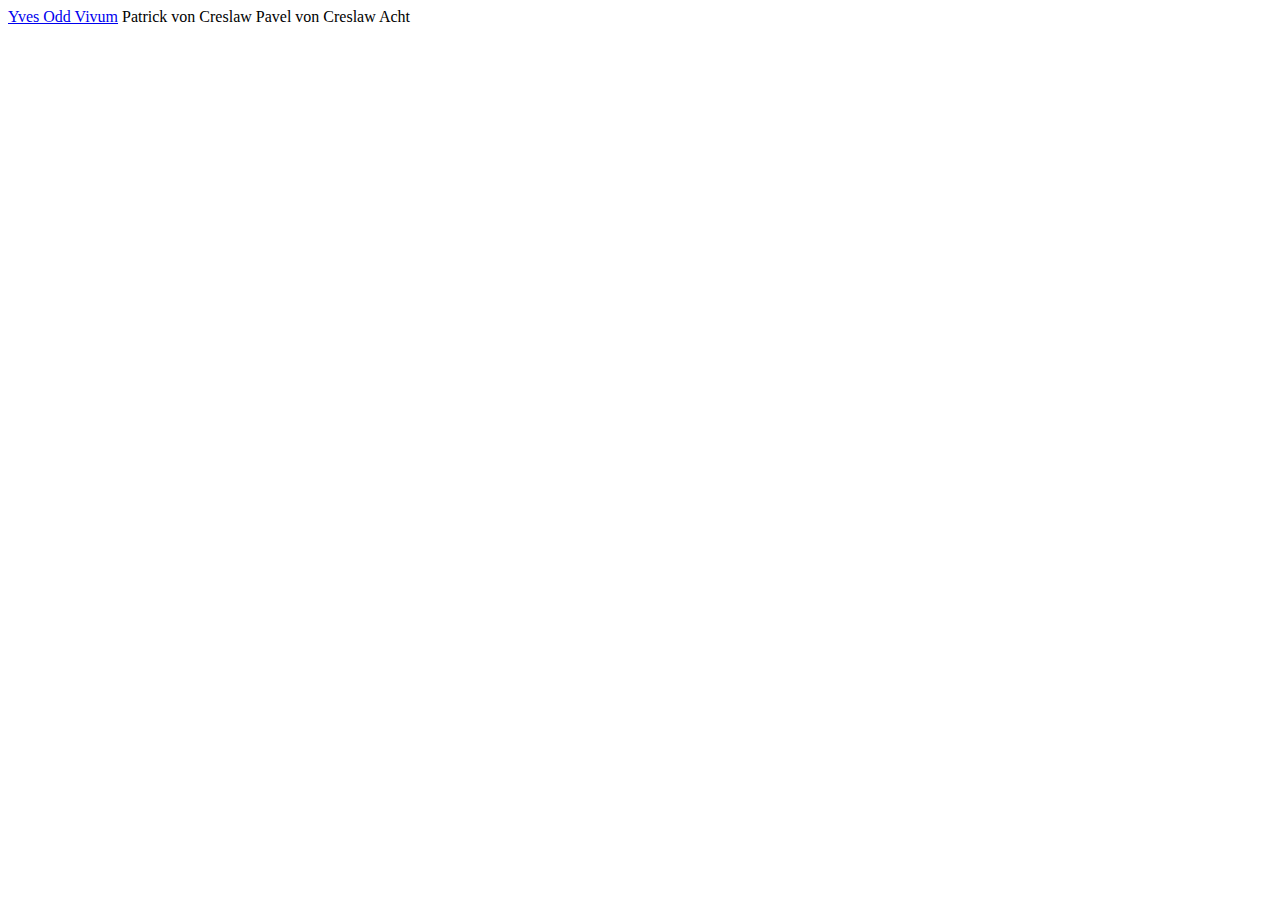
<file: index.html>
<!DOCTYPE html>
<html lang="en">
<head>
    <meta charset="UTF-8">
    <meta http-equiv="X-UA-Compatible" content="IE=edge">
    <meta name="viewport" content="width=device-width, initial-scale=1.0">
    <title>Document</title>
</head>
<body>
    <a href="/yves.html">Yves Odd Vivum</a>
    Patrick von Creslaw
    Pavel von Creslaw
    Acht
</body>
</html>
</file>
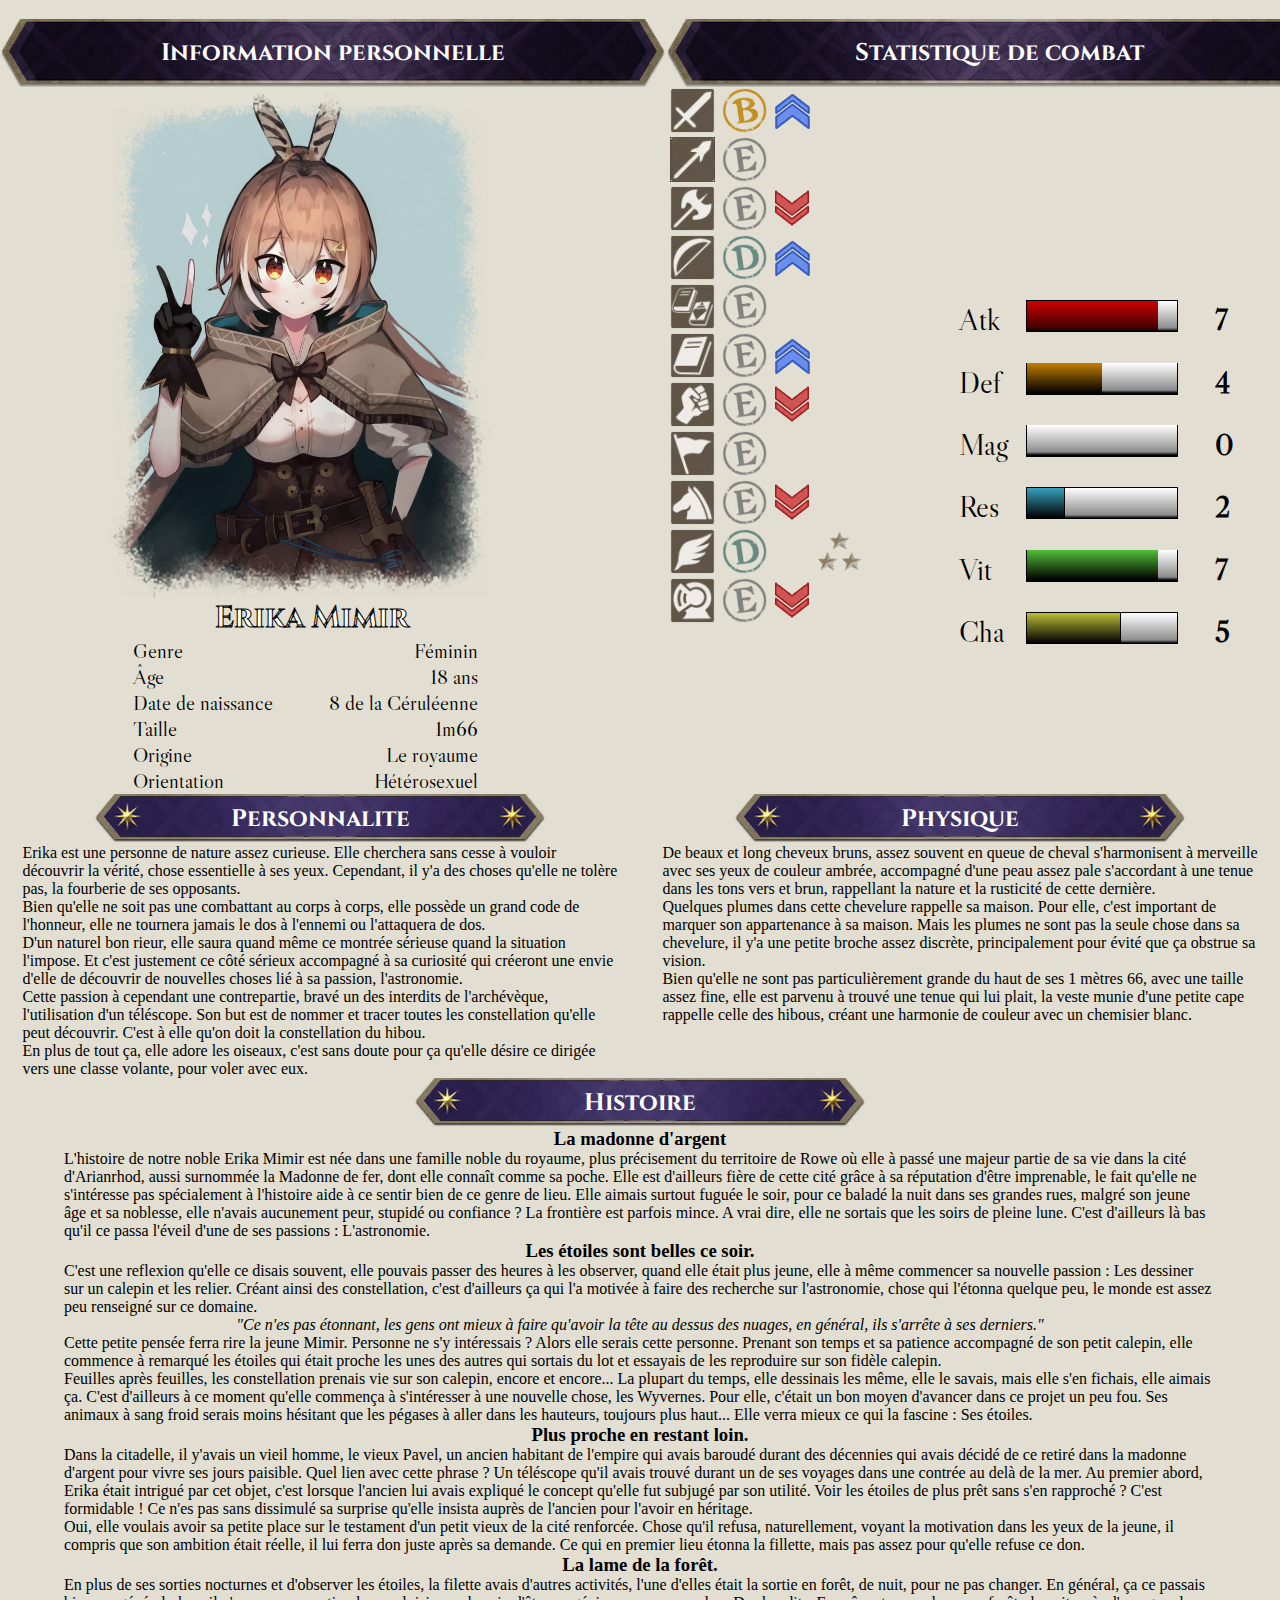
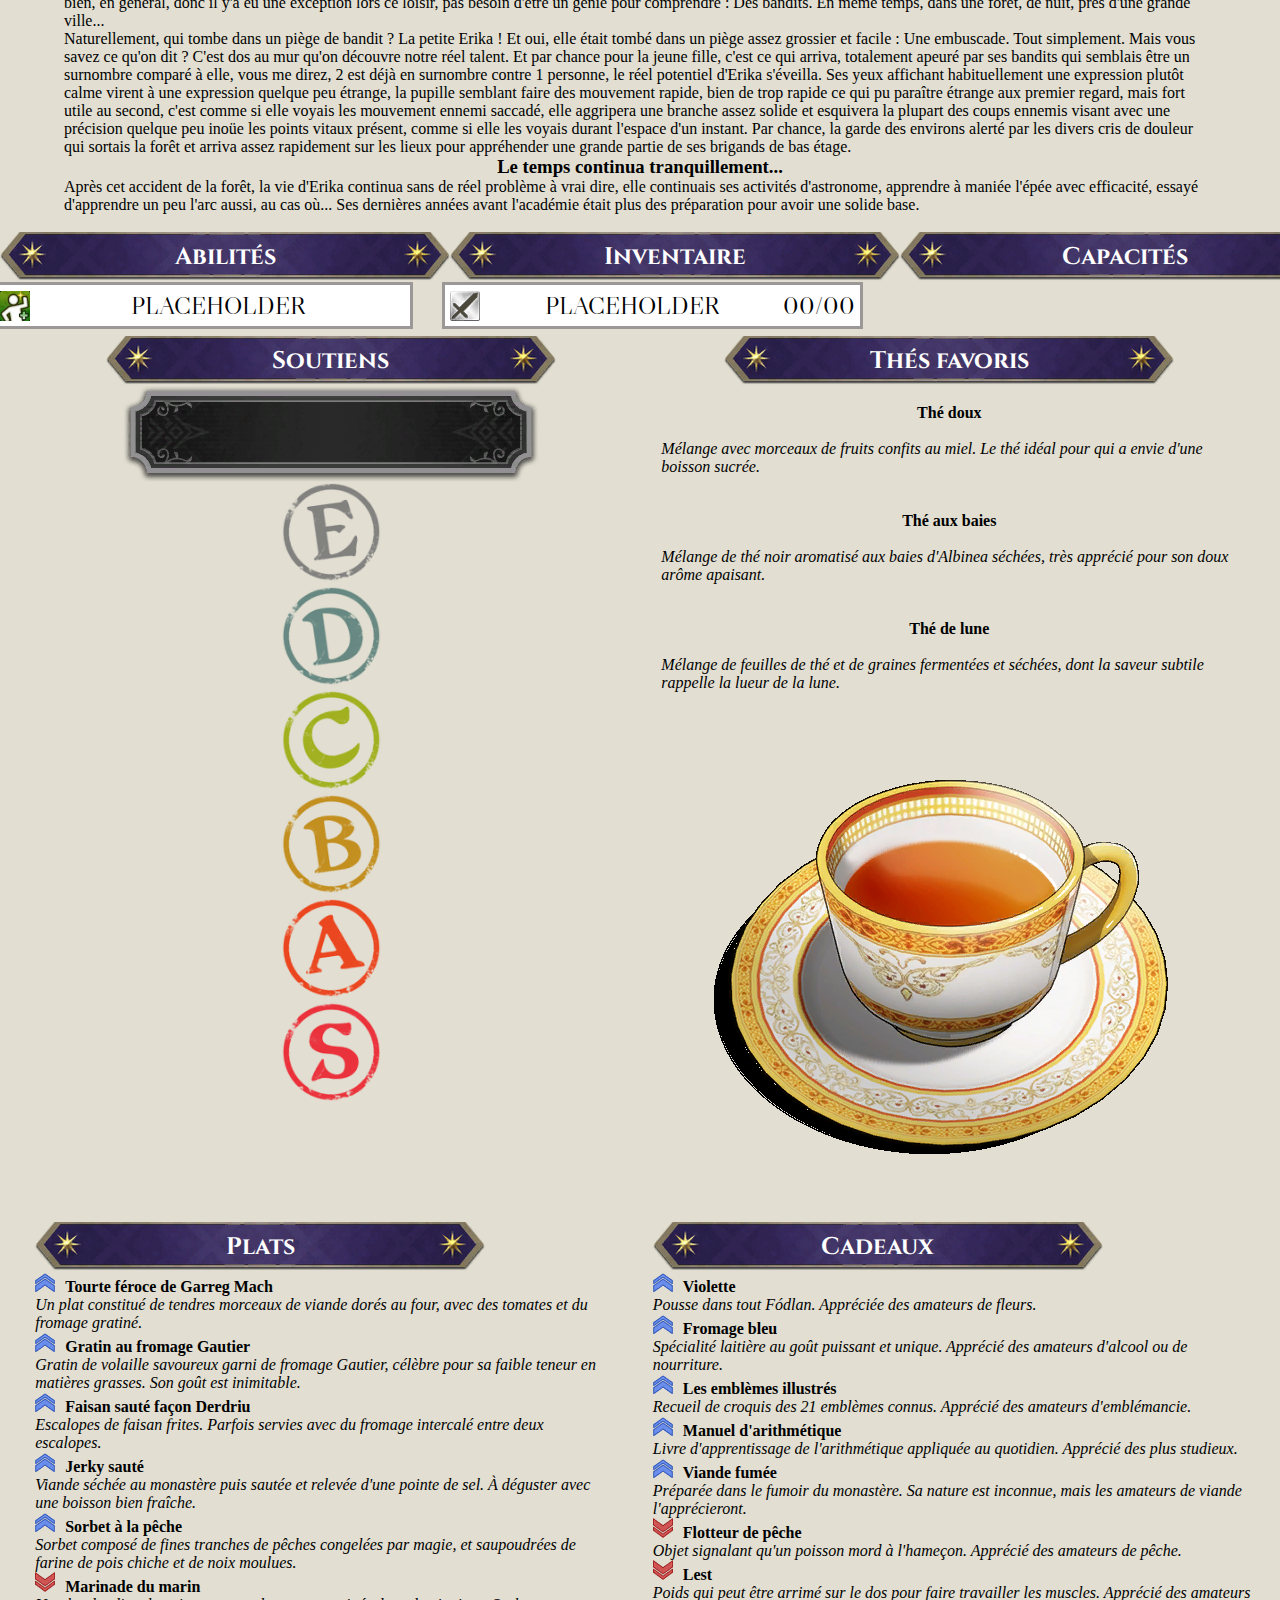
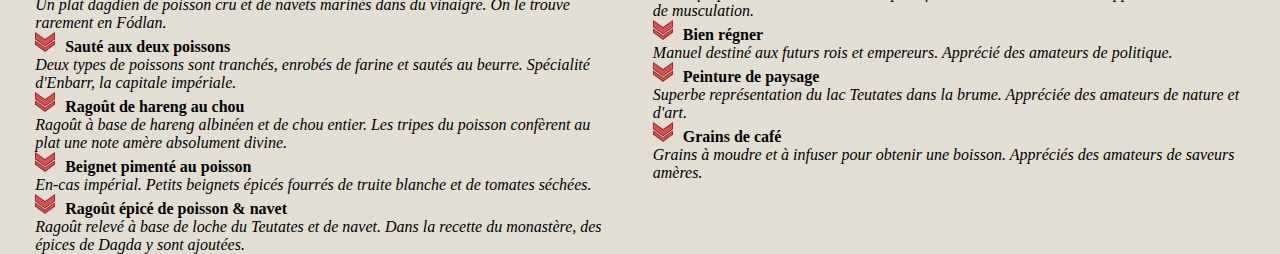
<file: erika.html>
<!DOCTYPE html>
<html lang="en">
<head>
    <meta charset="UTF-8">
    <meta http-equiv="X-UA-Compatible" content="IE=edge">
    <meta name="viewport" content="width=device-width, initial-scale=1.0">
    <link rel="stylesheet" href="erika.css">
    <link rel="preconnect" href="https://fonts.googleapis.com">
    <link rel="preconnect" href="https://fonts.gstatic.com" crossorigin>
    <link href="https://fonts.googleapis.com/css2?family=Cinzel&family=Libre+Caslon+Display&display=swap" rel="stylesheet">
    
    <title>Erika</title>
</head>
<body>
    <div class="PartieUne">
        <div class="Info">
            <div class="Categorie"><h2>Information personnelle</h2></div>
        <div class="introduction">
            <img src="img/Erika.png" alt="Yves portrait">
            
            <div class="metadonnee">
                <span class="Nomination"><h2>Erika Mimir</h2></span>
                <span class="Genre Titre">Genre</span><span class="Genre Reponse">Féminin</span> 
                <span class="Age Titre">Âge</span><span class="Age Reponse">18 ans</span>
                <span class="Anniv Titre">Date de naissance</span><span class="Anniv Reponse">8 de la Céruléenne</span>
                <span class="Taille Titre">Taille</span><span class="Taille Reponse">1m66</span>
                <span class="Origine Titre">Origine</span><span class="Origine Reponse">Le royaume</span>
                <span class="Orientation Titre">Orientation</span><span class="Orientation Reponse">Hétérosexuel</span>
            </div>
        </div>
    </div>

    <div class="Combat">
        <div class="Categorie"><h2>Statistique de combat</h2></div>
        <div class="Arme">
            <div class="ArmeSprites Epee"><img src="img/Epee.png" alt=""></div><div class="ArmeMaitrise Epee"><img src="img/b.png" alt=""></div><div class="BonMal Epee"><img src="img/Yes.png" alt=""></div><div class="Buiding Epee"><img src="img/Nothing.png" alt=""></div>
            <div class="ArmeSprites Lance"><img src="img/Lance.jpg" alt=""></div><div class="ArmeMaitrise Lance"><img src="img/E.png" alt=""></div><div class="BonMal Lance"><img src="img/Nothing.png" alt=""></div><div class="Buiding Lance"><img src="img/Nothing.png" alt=""></div>
            <div class="ArmeSprites Hache"><img src="img/Hache.png" alt=""></div><div class="ArmeMaitrise Hache"><img src="img/E.png" alt=""></div><div class="BonMal Hache"><img src="img/Non.png" alt=""></div><div class="Buiding Hache"><img src="img/Nothing.png" alt=""></div>
            <div class="ArmeSprites Melee"><img src="img/Melée.png" alt=""></div><div class="ArmeMaitrise Melee"><img src="img/E.png" alt=""></div><div class="BonMal Melee"><img src="img/Non.png" alt=""></div><div class="Buiding Melee"><img src="img/Nothing.png" alt=""></div>
            <div class="ArmeSprites Arc"><img src="img/Arc.png" alt=""></div><div class="ArmeMaitrise Arc"><img src="img/D.png" alt=""></div><div class="BonMal Arc"><img src="img/Yes.png" alt=""></div><div class="Buiding Arc"><img src="img/Nothing.png" alt=""></div>
            <div class="ArmeSprites Foi"><img src="img/Foi.png" alt=""></div><div class="ArmeMaitrise Foi"><img src="img/E.png" alt=""></div><div class="BonMal Foi"><img src="img/Yes.png" alt=""></div><div class="Buiding Foi"><img src="img/Nothing.png" alt=""></div>
            <div class="ArmeSprites Magie"><img src="img/Raison.png" alt=""></div><div class="ArmeMaitrise Magie"><img src="img/E.png" alt=""></div><div class="BonMal Magie"><img src="img/Nothing.png" alt=""></div><div class="Buiding Magie"><img src="img/Nothing.png" alt=""></div>
            <div class="ArmeSprites Autorite"><img src="img/Autorite.png" alt=""></div><div class="ArmeMaitrise Autorite"><img src="img/E.png" alt=""></div><div class="BonMal Autorite"><img src="img/Nothing.png" alt=""></div><div class="Buiding Autorite"><img src="img/Nothing.png" alt=""></div>
            <div class="ArmeSprites Cheval"><img src="img/Cheval.png" alt=""></div><div class="ArmeMaitrise Cheval"><img src="img/E.png" alt=""></div><div class="BonMal Cheval"><img src="img/Non.png" alt=""></div><div class="Buiding Cheval"><img src="img/Nothing.png" alt=""></div>
            <div class="ArmeSprites Vol"><img src="img/Vol.png" alt=""></div><div class="ArmeMaitrise Vol"><img src="img/D.png" alt=""></div><div class="BonMal Vol"><img src="img/Nothing.png" alt=""></div><div class="Buiding Vol"><img src="img/Buidding.png" alt=""></div>
            <div class="ArmeSprites Cuirasse"><img src="img/Cuirassé.png" alt=""></div><div class="ArmeMaitrise Cuirasse"><img src="img/E.png" alt=""></div><div class="BonMal Cuirasse"><img src="img/Non.png" alt=""></div><div class="Buiding Cuirasse"><img src="img/Nothing.png" alt=""></div>
    </div>
        <div class="Statistique">
            <div class="Stat Atk">Atk</div><div class="Graphique Atk"><div class="ActuelAtk Atk"></div><div class="ManquantAtk Atk"></div></div><div class="Number Atk">7</div>
            <div class="Stat Def">Def</div><div class="Graphique Def"><div class="ActuelDef Def"></div><div class="ManquantDef Def"></div></div><div class="Number Def">4</div>
            <div class="Stat MagieStat">Mag</div><div class="Graphique MagieStat"><div class="ActuelMagie MagieStat"></div><div class="ManquantMagie MagieStat"></div></div><div class="Number MagieStat">0</div>
            <div class="Stat Res">Res</div><div class="Graphique Res"><div class="ActuelRes Res"></div><div class="ManquantRes Res"></div></div><div class="Number Res">2</div>
            <div class="Stat Vit">Vit</div><div class="Graphique Vit"><div class="ActuelVit Vit"></div><div class="ManquantVit Vit"></div></div><div class="Number Vit">7</div>
            <div class="Stat PV">Cha</div><div class="Graphique PV"><div class="ActuelPV PV"></div><div class="ManquantPV PV"></div></div><div class="Number PV">5</div>
        </div>
    </div>
</div>

<div class="Caract">
    <div class="Personnalite categorieDeux"><h2>Personnalite</h2></div>
    <p class="PersonnaliteText">
        Erika est une personne de nature assez curieuse. Elle cherchera sans cesse à vouloir découvrir la vérité, chose essentielle à ses yeux. Cependant, il y'a des choses qu'elle ne tolère pas, la fourberie de ses opposants. <br>
        Bien qu'elle ne soit pas une combattant au corps à corps, elle possède un grand code de l'honneur, elle ne tournera jamais le dos à l'ennemi ou l'attaquera de dos.<br>
        D'un naturel bon rieur, elle saura quand même ce montrée sérieuse quand la situation l'impose. Et c'est justement ce côté sérieux accompagné à sa curiosité qui créeront une envie d'elle de découvrir de nouvelles choses lié à sa passion, l'astronomie.<br>
        Cette passion à cependant une contrepartie, bravé un des interdits de l'archévèque, l'utilisation d'un téléscope. Son but est de nommer et tracer toutes les constellation qu'elle peut découvrir. C'est à elle qu'on doit la constellation du hibou.<br>
        En plus de tout ça, elle adore les oiseaux, c'est sans doute pour ça qu'elle désire ce dirigée vers une classe volante, pour voler avec eux.
    </p>

    <div class="Physique categorieDeux"><h2>Physique</h2></div>
    <p class="PhysiqueText">De beaux et long cheveux bruns, assez souvent en queue de cheval s'harmonisent à merveille avec ses yeux de couleur ambrée, accompagné d'une peau assez pale s'accordant à une tenue dans les tons vers et brun, rappellant la nature et la rusticité de cette dernière.<br>Quelques plumes dans cette chevelure rappelle sa maison. Pour elle, c'est important de marquer son appartenance à sa maison. Mais les plumes ne sont pas la seule chose dans sa chevelure, il y'a une petite broche assez discrète, principalement pour évité que ça obstrue sa vision.<br>
    Bien qu'elle ne sont pas particulièrement grande du haut de ses 1 mètres 66, avec une taille assez fine, elle est parvenu à trouvé une tenue qui lui plait, la veste munie d'une petite cape rappelle celle des hibous, créant une harmonie de couleur avec un chemisier blanc.</p>
</div>

<div class="Histoire">
    <div class="categorieDeux"><h2>Histoire</h2></div>
    <h3>La madonne d'argent</h3>
    <p>L'histoire de notre noble Erika Mimir est née dans une famille noble du royaume, plus précisement du territoire de Rowe où elle à passé une majeur partie de sa vie dans la cité d'Arianrhod, aussi surnommée la Madonne de fer, dont elle connaît comme sa poche. Elle est d'ailleurs fière de cette cité grâce à sa réputation d'être imprenable, le fait qu'elle ne s'intéresse pas spécialement à l'histoire aide à ce sentir bien de ce genre de lieu. Elle aimais surtout fuguée le soir, pour ce baladé la nuit dans ses grandes rues, malgré son jeune âge et sa noblesse, elle n'avais aucunement peur, stupidé ou confiance ? La frontière est parfois mince. A vrai dire, elle ne sortais que les soirs de pleine lune. C'est d'ailleurs là bas qu'il ce passa l'éveil d'une de ses passions : L'astronomie.
        <h3>Les étoiles sont belles ce soir.</h3>
    C'est une reflexion qu'elle ce disais souvent, elle pouvais passer des heures à les observer, quand elle était plus jeune, elle à même commencer sa nouvelle passion : Les dessiner sur un calepin et les relier. Créant ainsi des constellation, c'est d'ailleurs ça qui l'a motivée à faire des recherche sur l'astronomie, chose qui l'étonna quelque peu, le monde est assez peu renseigné sur ce domaine.
    <i>"Ce n'es pas étonnant, les gens ont mieux à faire qu'avoir la tête au dessus des nuages, en général, ils s'arrête à ses derniers."</i>
    Cette petite pensée ferra rire la jeune Mimir. Personne ne s'y intéressais ? Alors elle serais cette personne. Prenant son temps et sa patience accompagné de son petit calepin, elle commence à remarqué les étoiles qui était proche les unes des autres qui sortais du lot et essayais de les reproduire sur son fidèle calepin. <br> Feuilles après feuilles, les constellation prenais vie sur son calepin, encore et encore... La plupart du temps, elle dessinais les même, elle le savais, mais elle s'en fichais, elle aimais ça. C'est d'ailleurs à ce moment qu'elle commença à s'intéresser à une nouvelle chose, les Wyvernes. Pour elle, c'était un bon moyen d'avancer dans ce projet un peu fou. Ses animaux à sang froid serais moins hésitant que les pégases à aller dans les hauteurs, toujours plus haut... Elle verra mieux ce qui la fascine : Ses étoiles.<br>
    <h3>Plus proche en restant loin.</h3> 
    Dans la citadelle, il y'avais un vieil homme, le vieux Pavel, un ancien habitant de l'empire qui avais baroudé durant des décennies qui avais décidé de ce retiré dans la madonne d'argent pour vivre ses jours paisible. Quel lien avec cette phrase ? Un téléscope qu'il avais trouvé durant un de ses voyages dans une contrée au delà de la mer. Au premier abord, Erika était intrigué par cet objet, c'est lorsque l'ancien lui avais expliqué le concept qu'elle fut subjugé par son utilité. Voir les étoiles de plus prêt sans s'en rapproché ? C'est formidable ! Ce n'es pas sans dissimulé sa surprise qu'elle insista auprès de l'ancien pour l'avoir en héritage. <br>Oui, elle voulais avoir sa petite place sur le testament d'un petit vieux de la cité renforcée. Chose qu'il refusa, naturellement, voyant la motivation dans les yeux de la jeune, il compris que son ambition était réelle, il lui ferra don juste après sa demande. Ce qui en premier lieu étonna la fillette, mais pas assez pour qu'elle refuse ce don.
    <h3>La lame de la forêt.</h3>
    En plus de ses sorties nocturnes et d'observer les étoiles, la filette avais d'autres activités, l'une d'elles était la sortie en forêt, de nuit, pour ne pas changer. En général, ça ce passais bien, en général, donc il y'a eu une exception lors ce loisir, pas besoin d'être un génie pour comprendre : Des bandits. En même temps, dans une forêt, de nuit, près d'une grande ville...<br>Naturellement, qui tombe dans un piège de bandit ? La petite Erika ! Et oui, elle était tombé dans un piège assez grossier et facile : Une embuscade. Tout simplement. Mais vous savez ce qu'on dit ? C'est dos au mur qu'on découvre notre réel talent. Et par chance pour la jeune fille, c'est ce qui arriva, totalement apeuré par ses bandits qui semblais être un surnombre comparé à elle, vous me direz, 2 est déjà en surnombre contre 1 personne, le réel potentiel d'Erika s'éveilla. Ses yeux affichant habituellement une expression plutôt calme virent à une expression quelque peu étrange, la pupille semblant faire des mouvement rapide, bien de trop rapide ce qui pu paraître étrange aux premier regard, mais fort utile au second, c'est comme si elle voyais les mouvement ennemi saccadé, elle aggripera une branche assez solide et esquivera la plupart des coups ennemis visant avec une précision quelque peu inoüe les points vitaux présent, comme si elle les voyais durant l'espace d'un instant. Par chance, la garde des environs alerté par les divers cris de douleur qui sortais la forêt et arriva assez rapidement sur les lieux pour appréhender une grande partie de ses brigands de bas étage.
    <h3>Le temps continua tranquillement...</h3>
    Après cet accident de la forêt, la vie d'Erika continua sans de réel problème à vrai dire, elle continuais ses activités d'astronome, apprendre à maniée l'épée avec efficacité, essayé d'apprendre un peu l'arc aussi, au cas où... Ses dernières années avant l'académie était plus des préparation pour avoir une solide base.
    </p>
</div>

<div class="PartieDeux">
    <div id="detailItem" class="hide">
</div>
    <div class="Abilites">
        <div class="categorieDeux"><h2>Abilités</h2></div>
        <div class="AbiliteListe">
            <div class="Item"><div class="TypeInventaire"><img src="img/PV.jpg" id="PV5" alt=""><span class="NomInventaire">PLACEHOLDER</span><span class="DurabiliteInventaire"></span></div></div>
        </div>

    </div>

    <div class="Inventaire">
        <div class="categorieDeux"><h2>Inventaire</h2></div>
        <div class="Inventory">
            <div class="Item"><div class="TypeInventaire"><img src="img/Sword.png" id="epeeenfer" alt=""><span class="NomInventaire">PLACEHOLDER</span><span class="DurabiliteInventaire">00/00</span></div></div>
        </div>
    </div>

    <div class="Capacite">
        <div class="categorieDeux"><h2>Capacités</h2></div>

        </div>
    </div>
</div>

<div class="PartieTrois">

    <div class="Soutien"> 
        <div class="categorieDeux"><h2>Soutiens</h2></div>
        <div id="NomPerso"></div>
        <div class="SoutienVisible">
            <img src="img/E.png" alt="">
            <br>
            <img src="img/D.png" alt="">
            <br>
            <img src="img/c.png" alt="">
            <br>
            <img src="img/b.png" alt="">
            <br>
            <img src="img/A.png" alt="">
            <br>
            <img src="img/S.png" alt="">
        </div>
    </div>
        
    <div class="Famille">
        <div class="categorieDeux"><h2>Thés favoris</h2></div><br>
        <span class="NomDuPlat">Thé doux</span><br><span class="DescriptionDuPlat">Mélange avec morceaux de fruits confits au miel. Le thé idéal pour qui a envie d'une boisson sucrée.</span><br><br>
        <span class="NomDuPlat">Thé aux baies</span><br><span class="DescriptionDuPlat">Mélange de thé noir aromatisé aux baies d'Albinea séchées, très apprécié pour son doux arôme apaisant.</span><br><br>
        <span class="NomDuPlat">Thé de lune</span><br><span class="DescriptionDuPlat">Mélange de feuilles de thé et de graines fermentées et séchées, dont la saveur subtile rappelle la lueur de la lune.</span><br>
        <img src="img/the.png" alt="">
    </div>
</div>

<div class="PartieQuatre">
    <div class="plat">
        <div class="categorieDeux"><h2>Plats</h2></div>
        <img src="img/Yes.png" alt=""><span class="NomDuPlat">Tourte féroce de Garreg Mach</span><br><span class="DescriptionDuPlat">Un plat constitué de tendres morceaux de viande dorés au four, avec des tomates et du fromage gratiné.</span><br>
        <img src="img/Yes.png" alt=""><span class="NomDuPlat">Gratin au fromage Gautier</span><br><span class="DescriptionDuPlat">Gratin de volaille savoureux garni de fromage Gautier, célèbre pour sa faible teneur en matières grasses. Son goût est inimitable.</span><br>
        <img src="img/Yes.png" alt=""><span class="NomDuPlat">Faisan sauté façon Derdriu</span><br><span class="DescriptionDuPlat">Escalopes de faisan frites. Parfois servies avec du fromage intercalé entre deux escalopes.</span><br>
        <img src="img/Yes.png" alt=""><span class="NomDuPlat">Jerky sauté</span><br><span class="DescriptionDuPlat">Viande séchée au monastère puis sautée et relevée d'une pointe de sel. À déguster avec une boisson bien fraîche.</span><br>
        <img src="img/Yes.png" alt=""><span class="NomDuPlat">Sorbet à la pêche</span><br><span class="DescriptionDuPlat">Sorbet composé de fines tranches de pêches congelées par magie, et saupoudrées de farine de pois chiche et de noix moulues.</span><br>

        <img src="img/Non.png" alt=""><span class="NomDuPlat">Marinade du marin</span><br><span class="DescriptionDuPlat">Un plat dagdien de poisson cru et de navets marinés dans du vinaigre. On le trouve rarement en Fódlan.</span><br>
        <img src="img/Non.png" alt=""><span class="NomDuPlat">Sauté aux deux poissons</span><br><span class="DescriptionDuPlat">Deux types de poissons sont tranchés, enrobés de farine et sautés au beurre. Spécialité d'Enbarr, la capitale impériale.</span><br>
        <img src="img/Non.png" alt=""><span class="NomDuPlat">Ragoût de hareng au chou</span><br><span class="DescriptionDuPlat">Ragoût à base de hareng albinéen et de chou entier. Les tripes du poisson confèrent au plat une note amère absolument divine.</span><br>
        <img src="img/Non.png" alt=""><span class="NomDuPlat">Beignet pimenté au poisson</span><br><span class="DescriptionDuPlat">En-cas impérial. Petits beignets épicés fourrés de truite blanche et de tomates séchées.</span><br>
        <img src="img/Non.png" alt=""><span class="NomDuPlat">Ragoût épicé de poisson & navet</span><br><span class="DescriptionDuPlat">Ragoût relevé à base de loche du Teutates et de navet. Dans la recette du monastère, des épices de Dagda y sont ajoutées.</span><br>
   
    </div>

    <div class="Cadeaux">
        <div class="categorieDeux"><h2>Cadeaux</h2></div>
        <img src="img/Yes.png" alt=""><span class="NomDuPlat">Violette</span><br><span class="DescriptionDuPlat">Pousse dans tout Fódlan. Appréciée des amateurs de fleurs.</span><br>
        <img src="img/Yes.png" alt=""><span class="NomDuPlat">Fromage bleu</span><br><span class="DescriptionDuPlat">Spécialité laitière au goût puissant et unique. Apprécié des amateurs d'alcool ou de nourriture.</span><br>
        <img src="img/Yes.png" alt=""><span class="NomDuPlat">Les emblèmes illustrés</span><br><span class="DescriptionDuPlat">Recueil de croquis des 21 emblèmes connus. Apprécié des amateurs d'emblémancie.</span><br>
        <img src="img/Yes.png" alt=""><span class="NomDuPlat">Manuel d'arithmétique</span><br><span class="DescriptionDuPlat">Livre d'apprentissage de l'arithmétique appliquée au quotidien. Apprécié des plus studieux.</span><br>
        <img src="img/Yes.png" alt=""><span class="NomDuPlat">Viande fumée</span><br><span class="DescriptionDuPlat">Préparée dans le fumoir du monastère. Sa nature est inconnue, mais les amateurs de viande l'apprécieront.</span><br>
        <img src="img/Non.png" alt=""><span class="NomDuPlat">Flotteur de pêche</span><br><span class="DescriptionDuPlat">Objet signalant qu'un poisson mord à l'hameçon. Apprécié des amateurs de pêche.</span><br>
        <img src="img/Non.png" alt=""><span class="NomDuPlat">Lest</span><br><span class="DescriptionDuPlat">Poids qui peut être arrimé sur le dos pour faire travailler les muscles. Apprécié des amateurs de musculation.</span><br>
        <img src="img/Non.png" alt=""><span class="NomDuPlat">Bien régner</span><br><span class="DescriptionDuPlat">Manuel destiné aux futurs rois et empereurs. Apprécié des amateurs de politique.</span><br>
        <img src="img/Non.png" alt=""><span class="NomDuPlat">Peinture de paysage</span><br><span class="DescriptionDuPlat">Superbe représentation du lac Teutates dans la brume. Appréciée des amateurs de nature et d'art.</span><br>
        <img src="img/Non.png" alt=""><span class="NomDuPlat">Grains de café</span><br><span class="DescriptionDuPlat">Grains à moudre et à infuser pour obtenir une boisson. Appréciés des amateurs de saveurs amères.</span><br>


    </div>

</div>
    
<script src="yves.js" defer></script>
</body>
</html>
</file>
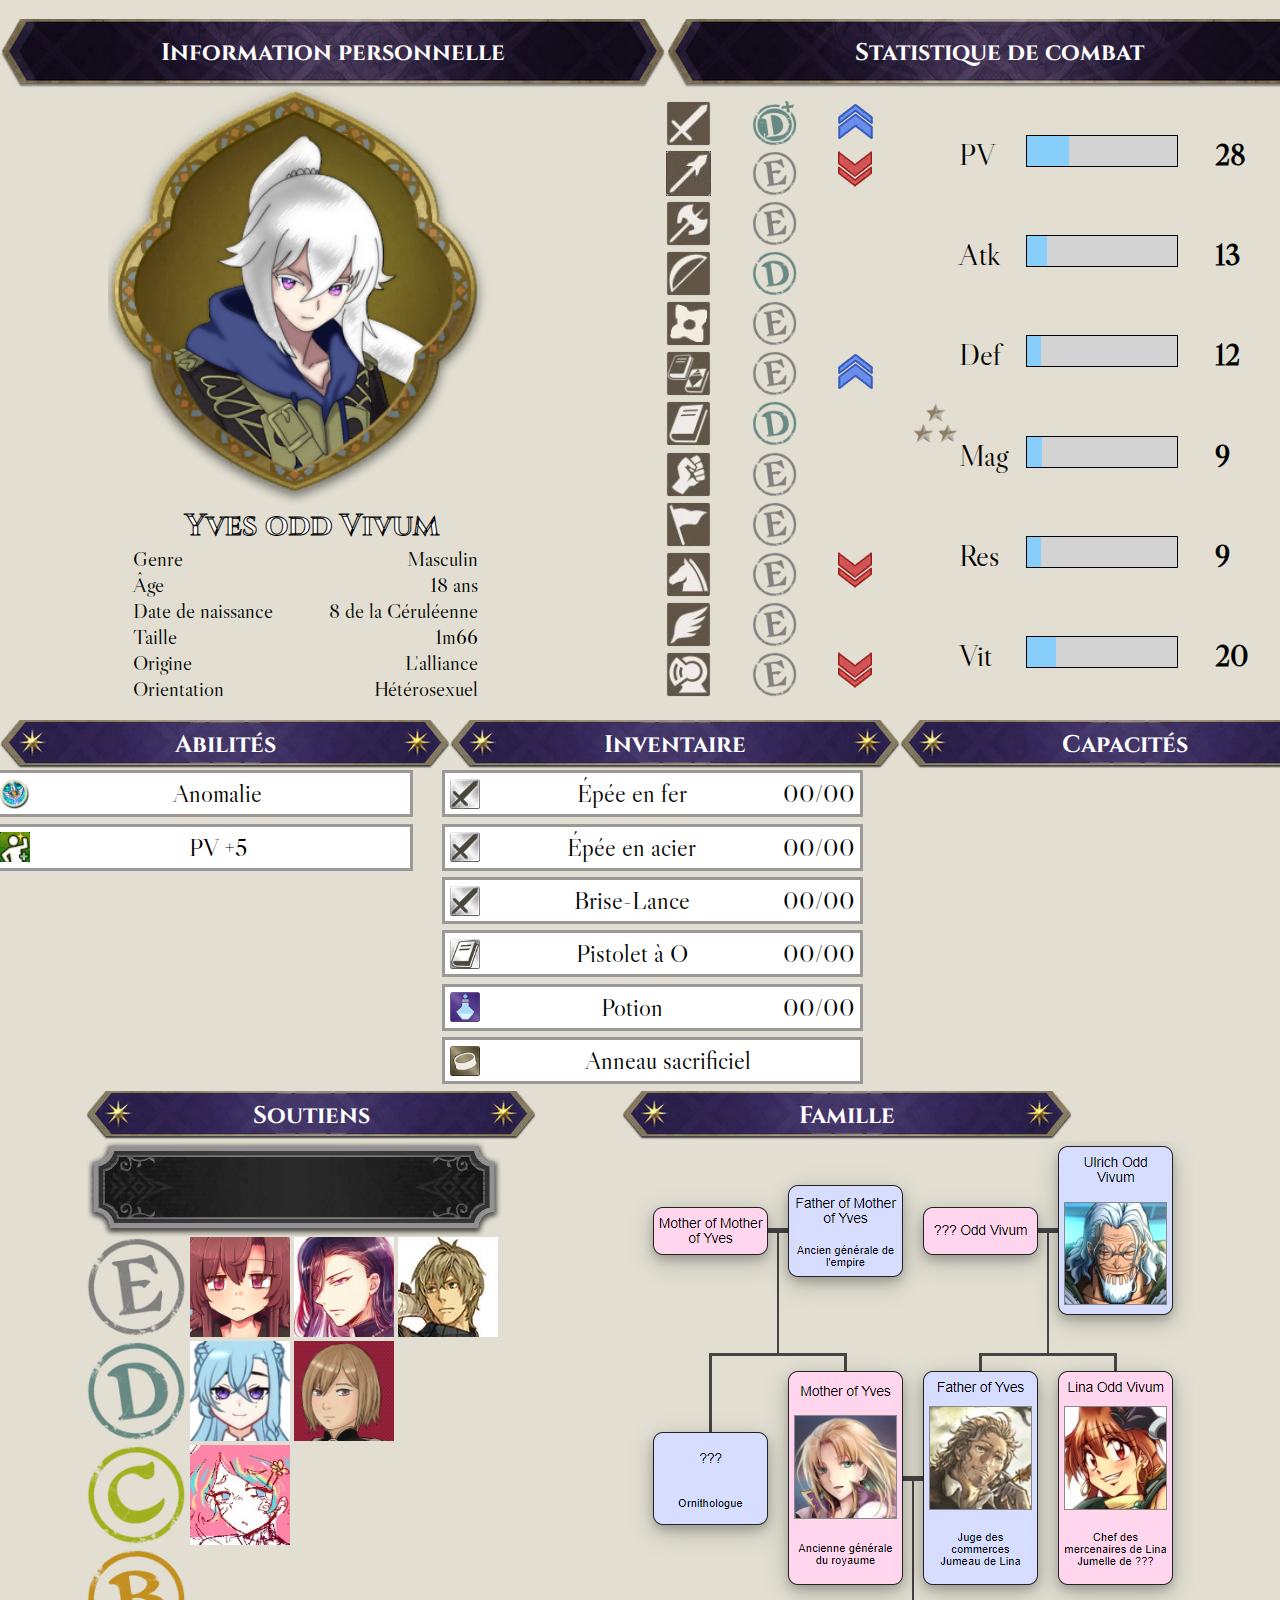
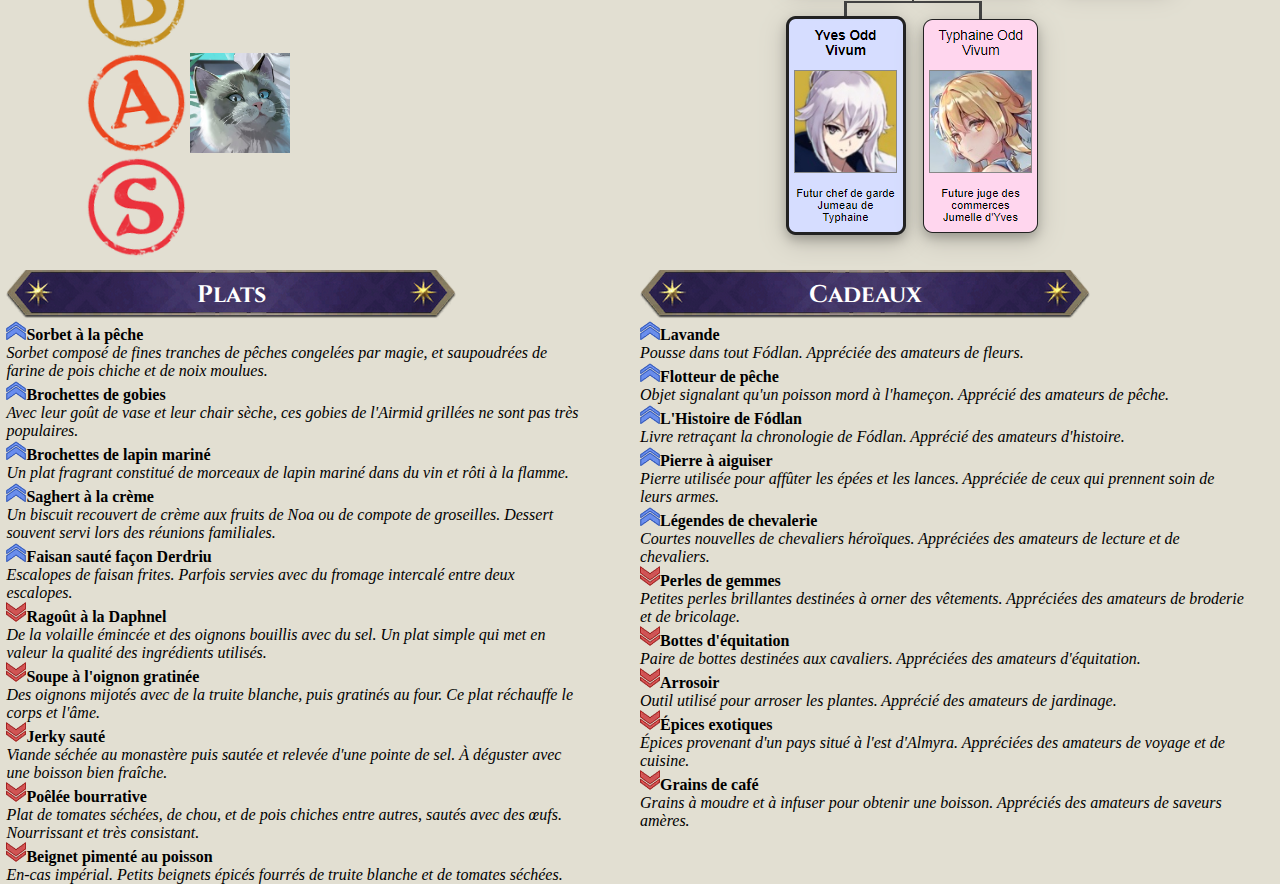
<file: yves.html>
<!DOCTYPE html>
<html lang="en">
<head>
    <meta charset="UTF-8">
    <meta http-equiv="X-UA-Compatible" content="IE=edge">
    <meta name="viewport" content="width=device-width, initial-scale=1.0">
    <link rel="stylesheet" href="yves.css">
    <link rel="preconnect" href="https://fonts.googleapis.com">
    <link rel="preconnect" href="https://fonts.gstatic.com" crossorigin>
    <link href="https://fonts.googleapis.com/css2?family=Cinzel&family=Libre+Caslon+Display&display=swap" rel="stylesheet">
    
    <title>Yves Odd Vivum</title>
</head>
<body>
    <div class="PartieUne">
        <div class="Info">
            <div class="Categorie"><h2>Information personnelle</h2></div>
        <div class="introduction">
            <img src="img/YvesPortrait.png" alt="Yves portrait">
            
            <div class="metadonnee">
                <span class="Nomination"><h2>Yves odd Vivum</h2></span>
                <span class="Genre Titre">Genre</span><span class="Genre Reponse">Masculin</span> 
                <span class="Age Titre">Âge</span><span class="Age Reponse">18 ans</span>
                <span class="Anniv Titre">Date de naissance</span><span class="Anniv Reponse">8 de la Céruléenne</span>
                <span class="Taille Titre">Taille</span><span class="Taille Reponse">1m66</span>
                <span class="Origine Titre">Origine</span><span class="Origine Reponse">L'alliance</span>
                <span class="Orientation Titre">Orientation</span><span class="Orientation Reponse">Hétérosexuel</span>
            </div>
        </div>
    </div>
    
    <div class="Combat">
        <div class="Categorie"><h2>Statistique de combat</h2></div>
        <div class="Arme">
            <div class="ArmeSprites Epee"><img src="img/Epee.png" alt=""></div><div class="ArmeMaitrise Epee"><img src="img/D+.png" alt=""></div><div class="BonMal Epee"><img src="img/Yes.png" alt=""></div><div class="Buiding Epee"><img src="img/Nothing.png" alt=""></div>
            <div class="ArmeSprites Lance"><img src="img/Lance.jpg" alt=""></div><div class="ArmeMaitrise Lance"><img src="img/E.png" alt=""></div><div class="BonMal Lance"><img src="img/Non.png" alt=""></div><div class="Buiding Lance"><img src="img/Nothing.png" alt=""></div>
            <div class="ArmeSprites Hache"><img src="img/Hache.png" alt=""></div><div class="ArmeMaitrise Hache"><img src="img/E.png" alt=""></div><div class="BonMal Hache"><img src="img/Nothing.png" alt=""></div><div class="Buiding Hache"><img src="img/Nothing.png" alt=""></div>
            <div class="ArmeSprites Jet"><img src="img/Jet.png" alt=""></div><div class="ArmeMaitrise Jet"><img src="img/E.png" alt=""></div><div class="BonMal Jet"><img src="img/Nothing.png" alt=""></div><div class="Buiding Jet"><img src="img/Nothing.png" alt=""></div>
            <div class="ArmeSprites Melee"><img src="img/Melée.png" alt=""></div><div class="ArmeMaitrise Melee"><img src="img/E.png" alt=""></div><div class="BonMal Melee"><img src="img/Nothing.png" alt=""></div><div class="Buiding Melee"><img src="img/Nothing.png" alt=""></div>
            <div class="ArmeSprites Arc"><img src="img/Arc.png" alt=""></div><div class="ArmeMaitrise Arc"><img src="img/D.png" alt=""></div><div class="BonMal Arc"><img src="img/Nothing.png" alt=""></div><div class="Buiding Arc"><img src="img/Nothing.png" alt=""></div>
            <div class="ArmeSprites Foi"><img src="img/Foi.png" alt=""></div><div class="ArmeMaitrise Foi"><img src="img/D.png" alt=""></div><div class="BonMal Foi"><img src="img/Nothing.png" alt=""></div><div class="Buiding Foi"><img src="img/Buidding.png" alt=""></div>
            <div class="ArmeSprites Magie"><img src="img/Raison.png" alt=""></div><div class="ArmeMaitrise Magie"><img src="img/E.png" alt=""></div><div class="BonMal Magie"><img src="img/Yes.png" alt=""></div><div class="Buiding Magie"><img src="img/Nothing.png" alt=""></div>
            <div class="ArmeSprites Autorite"><img src="img/Autorite.png" alt=""></div><div class="ArmeMaitrise Autorite"><img src="img/E.png" alt=""></div><div class="BonMal Autorite"><img src="img/Nothing.png" alt=""></div><div class="Buiding Autorite"><img src="img/Nothing.png" alt=""></div>
            <div class="ArmeSprites Cheval"><img src="img/Cheval.png" alt=""></div><div class="ArmeMaitrise Cheval"><img src="img/E.png" alt=""></div><div class="BonMal Cheval"><img src="img/Non.png" alt=""></div><div class="Buiding Cheval"><img src="img/Nothing.png" alt=""></div>
            <div class="ArmeSprites Vol"><img src="img/Vol.png" alt=""></div><div class="ArmeMaitrise Vol"><img src="img/E.png" alt=""></div><div class="BonMal Vol"><img src="img/Nothing.png" alt=""></div><div class="Buiding Vol"><img src="img/Nothing.png" alt=""></div>
            <div class="ArmeSprites Cuirasse"><img src="img/Cuirassé.png" alt=""></div><div class="ArmeMaitrise Cuirasse"><img src="img/E.png" alt=""></div><div class="BonMal Cuirasse"><img src="img/Non.png" alt=""></div><div class="Buiding Cuirasse"><img src="img/Nothing.png" alt=""></div>
        </div>
        <div class="Statistique">
            <div class="Stat PV">PV</div><div class="Graphique PV"><div class="ActuelPV PV"></div><div class="ManquantPV PV"></div></div><div class="Number PV">28</div>
            <div class="Stat Atk">Atk</div><div class="Graphique Atk"><div class="ActuelAtk Atk"></div><div class="ManquantAtk Atk"></div></div><div class="Number Atk">13</div>
            <div class="Stat Def">Def</div><div class="Graphique Def"><div class="ActuelDef Def"></div><div class="ManquantDef Def"></div></div><div class="Number Def">12</div>
            <div class="Stat MagieStat">Mag</div><div class="Graphique MagieStat"><div class="ActuelMagie MagieStat"></div><div class="ManquantMagie MagieStat"></div></div><div class="Number MagieStat">9</div>
            <div class="Stat Res">Res</div><div class="Graphique Res"><div class="ActuelRes Res"></div><div class="ManquantRes Res"></div></div><div class="Number Res">9</div>
            <div class="Stat Vit">Vit</div><div class="Graphique Vit"><div class="ActuelVit Vit"></div><div class="ManquantVit Vit"></div></div><div class="Number Vit">20</div>
        </div>
    </div>
</div>

<div class="PartieDeux">
    <div id="detailItem" class="hide">
</div>
    <div class="Abilites">
        <div class="categorieDeux"><h2>Abilités</h2></div>
        <div class="AbiliteListe">
            <div class="Item"><div class="TypeInventaire"><img src="img/yvestalent.png" id="anomalie" alt=""><span class="NomInventaire">Anomalie</span><span class="DurabiliteInventaire"></span></div></div>
            <div class="Item"><div class="TypeInventaire"><img src="img/PV.jpg" id="PV5" alt=""><span class="NomInventaire">PV +5</span><span class="DurabiliteInventaire"></span></div></div>
        </div>

    </div>

    <div class="Inventaire">
        <div class="categorieDeux"><h2>Inventaire</h2></div>
        <div class="Inventory">
            <div class="Item"><div class="TypeInventaire"><img src="img/Sword.png" id="epeeenfer" alt=""><span class="NomInventaire">Épée en fer</span><span class="DurabiliteInventaire">00/00</span></div></div>
            <div class="Item"><div class="TypeInventaire"><img src="img/Sword.png" id="epeeenacier" alt=""><span class="NomInventaire">Épée en acier</span><span class="DurabiliteInventaire">00/00</span></div></div>
            <div class="Item"><div class="TypeInventaire"><img src="img/Sword.png" id="briselance" alt=""><span class="NomInventaire">Brise-Lance</span><span class="DurabiliteInventaire">00/00</span></div></div>
            <div class="Item"><div class="TypeInventaire"><img src="img/Light.png" id="pistoletao" alt=""><span class="NomInventaire">Pistolet à O</span><span class="DurabiliteInventaire">00/00</span></div></div>
            <div class="Item"><div class="TypeInventaire"><img src="img/Popo.png" id="potion" alt=""><span class="NomInventaire">Potion</span><span class="DurabiliteInventaire">00/00</span></div></div>
            <div class="Item"><div class="TypeInventaire"><img src="img/ring.png" id="anneausacrificiel" alt=""><span class="NomInventaire">Anneau sacrificiel</span><span class="DurabiliteInventaire"></span></div></div>
        </div>
    </div>

    <div class="Capacite">
        <div class="categorieDeux"><h2>Capacités</h2></div>

        </div>
    </div>
</div>

<div class="PartieTrois">

    <div class="Soutien"> 
        <div class="categorieDeux"><h2>Soutiens</h2></div>
        <div id="NomPerso"></div>
        <div class="SoutienVisible">
            <img src="img/E.png" alt="">
            <img src="img/Lune.png" id="Lune" alt="">
            <img src="img/Roberto.png" id="Roberto" alt="">
            <img src="img/Vyka.png" id="Vyke" alt="">
            <br>
            <img src="img/D.png" alt="">
            <img src="img/Klemens.png" id="Klemens" alt=""> 
            <img src="img/Laenery.png" id="Laenery" alt="">
            <br>
            <img src="img/c.png" alt="">
            <img src="img/AMalya.png" id="Amalya" alt="">
            <br>
            <img src="img/b.png" alt="">
            <br>
            <img src="img/A.png" alt="">
            <img src="img/Marcel.png" id="Marcel" alt="">
            <br>
            <img src="img/S.png" alt="">
        </div>
    </div>
        
    <div class="Famille">
        <div class="categorieDeux"><h2>Famille</h2></div>
        <img src="img/Famille.png" alt="">
    </div>
</div>

<div class="PartieQuatre">
    <div class="plat">
        <div class="categorieDeux"><h2>Plats</h2></div>
        <img src="img/Yes.png" alt=""><span class="NomDuPlat">Sorbet à la pêche</span><br><span class="DescriptionDuPlat">Sorbet composé de fines tranches de pêches congelées par magie, et saupoudrées de farine de pois chiche et de noix moulues.</span><br>
        <img src="img/Yes.png" alt=""><span class="NomDuPlat">Brochettes de gobies</span><br><span class="DescriptionDuPlat">Avec leur goût de vase et leur chair sèche, ces gobies de l'Airmid grillées ne sont pas très populaires.</span><br>
        <img src="img/Yes.png" alt=""><span class="NomDuPlat">Brochettes de lapin mariné</span><br><span class="DescriptionDuPlat">Un plat fragrant constitué de morceaux de lapin mariné dans du vin et rôti à la flamme.</span><br>
        <img src="img/Yes.png" alt=""><span class="NomDuPlat">Saghert à la crème</span><br><span class="DescriptionDuPlat">Un biscuit recouvert de crème aux fruits de Noa ou de compote de groseilles. Dessert souvent servi lors des réunions familiales.</span><br>
        <img src="img/Yes.png" alt=""><span class="NomDuPlat">Faisan sauté façon Derdriu</span><br><span class="DescriptionDuPlat">Escalopes de faisan frites. Parfois servies avec du fromage intercalé entre deux escalopes.</span><br>
        <img src="img/Non.png" alt=""><span class="NomDuPlat">Ragoût à la Daphnel</span><br><span class="DescriptionDuPlat">De la volaille émincée et des oignons bouillis avec du sel. Un plat simple qui met en valeur la qualité des ingrédients utilisés.</span><br>
        <img src="img/Non.png" alt=""><span class="NomDuPlat">Soupe à l'oignon gratinée</span><br><span class="DescriptionDuPlat">Des oignons mijotés avec de la truite blanche, puis gratinés au four. Ce plat réchauffe le corps et l'âme.</span><br>
        <img src="img/Non.png" alt=""><span class="NomDuPlat">Jerky sauté</span><br><span class="DescriptionDuPlat">Viande séchée au monastère puis sautée et relevée d'une pointe de sel. À déguster avec une boisson bien fraîche.</span><br>
        <img src="img/Non.png" alt=""><span class="NomDuPlat">Poêlée bourrative</span><br><span class="DescriptionDuPlat">Plat de tomates séchées, de chou, et de pois chiches entre autres, sautés avec des œufs. Nourrissant et très consistant.</span><br>
        <img src="img/Non.png" alt=""><span class="NomDuPlat">Beignet pimenté au poisson</span><br><span class="DescriptionDuPlat">En-cas impérial. Petits beignets épicés fourrés de truite blanche et de tomates séchées.</span><br>
    </div>

    <div class="Cadeaux">
        <div class="categorieDeux"><h2>Cadeaux</h2></div>
        <img src="img/Yes.png" alt=""><span class="NomDuPlat">Lavande</span><br><span class="DescriptionDuPlat">Pousse dans tout Fódlan. Appréciée des amateurs de fleurs.</span><br>
        <img src="img/Yes.png" alt=""><span class="NomDuPlat">Flotteur de pêche</span><br><span class="DescriptionDuPlat">Objet signalant qu'un poisson mord à l'hameçon. Apprécié des amateurs de pêche.</span><br>
        <img src="img/Yes.png" alt=""><span class="NomDuPlat">L'Histoire de Fódlan</span><br><span class="DescriptionDuPlat">Livre retraçant la chronologie de Fódlan. Apprécié des amateurs d'histoire.</span><br>
        <img src="img/Yes.png" alt=""><span class="NomDuPlat">Pierre à aiguiser</span><br><span class="DescriptionDuPlat">Pierre utilisée pour affûter les épées et les lances. Appréciée de ceux qui prennent soin de leurs armes.</span><br>
        <img src="img/Yes.png" alt=""><span class="NomDuPlat">Légendes de chevalerie</span><br><span class="DescriptionDuPlat">Courtes nouvelles de chevaliers héroïques. Appréciées des amateurs de lecture et de chevaliers.</span><br>
        <img src="img/Non.png" alt=""><span class="NomDuPlat">Perles de gemmes</span><br><span class="DescriptionDuPlat">Petites perles brillantes destinées à orner des vêtements. Appréciées des amateurs de broderie et de bricolage.</span><br>
        <img src="img/Non.png" alt=""><span class="NomDuPlat">Bottes d'équitation</span><br><span class="DescriptionDuPlat">Paire de bottes destinées aux cavaliers. Appréciées des amateurs d'équitation.</span><br>
        <img src="img/Non.png" alt=""><span class="NomDuPlat">Arrosoir</span><br><span class="DescriptionDuPlat">Outil utilisé pour arroser les plantes. Apprécié des amateurs de jardinage.</span><br>
        <img src="img/Non.png" alt=""><span class="NomDuPlat">Épices exotiques</span><br><span class="DescriptionDuPlat">Épices provenant d'un pays situé à l'est d'Almyra. Appréciées des amateurs de voyage et de cuisine.</span><br>
        <img src="img/Non.png" alt=""><span class="NomDuPlat">Grains de café</span><br><span class="DescriptionDuPlat">Grains à moudre et à infuser pour obtenir une boisson. Appréciés des amateurs de saveurs amères.</span><br>
    </div>

</div>
    
<script src="yves.js" defer></script>
</body>
</html>
</file>
<file: erika.css>
*{
    padding: 0;
    margin: 0;
}

@import url('https://fonts.googleapis.com/css2?family=Cinzel&display=swap');

body{
    background-color: #E2DFD2;
}

span{
    position: relative;
    color:black;
}

h2{
    color: white;
    font-family: 'Cinzel', serif;
    text-align: center;
}

.PartieUne{
    display: grid;
    grid-column: repeat(2, 1fr);
    margin-top: 2vh;
    font-family: 'Libre Caslon Display', serif;
}

.Info{
    grid-column: 1;

}

.Combat{
    grid-column: 2;
}

.Categorie{
    background-image: url(img/Titre.png);
    background-repeat: no-repeat;
    width: 666px;
    height: 69px;
    display: flex;
    justify-content: center;
    align-items: center;
}

.categorieDeux{
    background-image: url(img/TitreDeux.png);
    background-repeat: none;
    width: 450px;
    height: 50px;
    display: flex;
    justify-content: center;
    align-items: center;
}



.introduction{
    display: flex;
    flex-direction: column;
    width: 30vw;
    justify-content: center;
    transform: translateX(-50%);
    margin-left: 45%;
}

.introduction>img{
    width: 30vw;
    height: auto;
}

.metadonnee{
    margin-left: 2vw;
    display: grid;
    grid-column: repeat(2, 1fr);
    font-size: 21px;
}

.Nomination{
    grid-column: 1/3;
    text-align: center;
}
    .Nomination>h2{
        color: white;
        font-family: 'Cinzel', serif;
        -webkit-text-stroke: 1px black;
        display: flex;
        font-size: 30px;
        justify-content: center;
    }

.Question{
    grid-column: 1;
    text-align: right;
    height: 15px;
    width: 15vw;
}

.Reponse{
    grid-column: 2;
    text-align: left;
    height: 15px;
    width: 15vw;
    text-align: end;
}
    
.Genre{
    grid-row: 2;
}

.Age{
    grid-row: 3;
}

.Anniv{
    grid-row: 4;
}

.Taille{
    grid-row: 5;
}

.Origine{
    grid-row: 6;
}

.Orientation{
    grid-row: 7;
}

.Combat{
    display: grid;
    grid-column: repeat(2, 50px);
    grid-column: 2;
}

.Arme{
    grid-column: 1;
    display: grid;
    grid-column: repeat(4, 50px);
    width: 30%;
    margin-top: -25%;
    height: 1%;
    align-items: center;
    justify-items: center;
}

.ArmeSprites{
    grid-column: 1;
}

.ArmeSprites>img, .ArmeMaitrise>img{
    height: 45px;
    width: 45px;
}


.ArmeMaitrise{
    grid-column: 2;
}

.BonMal{
    grid-column: 3;
}

.Buidding{
    grid-column: 4;
}

.Epee{
    grid-row: 1;
}

.Lance{
    grid-row: 2;
}

.Hache{
    grid-row: 3;
}

.Arc{
    grid-row: 4;
}

.Magie{
    grid-row: 5;
}

.Foi{
    grid-row: 6;
}

.Melee{
    grid-row: 7;
}

.Autorite{
    grid-row: 8;
}

.Cheval{
    grid-row: 9;
}

.Vol{
    grid-row: 10;
}

.Cuirase{
    grid-row: 11;
}

.Statistique{
    display: grid;
    grid-column: 2;
    margin-left: -450px;
    justify-content: space-evenly;
    align-items: center;
    margin-top: -450%;
    height: 75%;
    justify-content: space-evenly;
    align-items: center;
}

.Stat{
    font-size: 30px;
    grid-column: 1;
    width: 30px;
    height: 30px;
}

.ActuelPV, .ActuelAtk, .ActuelDef, .ActuelMagie, .ActuelRes, .ActuelVit{
    height: 30px;
    margin-top: -0.5px;
    margin-left: -0.5px;
}

.ActuelAtk{
    background: linear-gradient(180deg, rgb(206 0 0) 0%, rgb(66 0 0) 90%, rgba(0,0,0,1) 100%);}

.ActuelDef{
    background: rgb(194,126,0);
    background: linear-gradient(180deg, rgba(194,126,0,1) 0%, rgba(0,0,0,1) 100%);
}

.ActuelMagie{
    background: rgb(55,67,189);
    background: linear-gradient(180deg, rgba(55,67,189,1) 0%, rgba(0,0,0,1) 100%);
}

.ActuelRes{
    background: rgb(55,161,189);
    background: linear-gradient(180deg, rgba(55,161,189,1) 0%, rgba(0,0,0,1) 100%);
}

.ActuelVit{
    background: rgb(82,189,55);
    background: linear-gradient(180deg, rgba(82,189,55,1) 0%, rgba(0,0,0,1) 100%);

}

.ActuelPV{
    background: rgb(188,189,55);
    background: linear-gradient(180deg, rgba(188,189,55,1) 0%, rgba(0,0,0,1) 100%);
}

.ManquantPV, .ManquantAtk, .ManquantDef, .ManquantMagie, .ManquantRes, .ManquantVit {
    background: rgb(255,255,255);
    background: linear-gradient(180deg, rgba(255,255,255,1) 0%, rgba(140,140,140,1) 90%, rgba(0,0,0,1) 100%);
    height: 30px;
    margin-top: -0.5px;
    margin-left: 0.5px;
}

.ActuelPV{
    width: 62.5%;
}

.ManquantPV{
    width: 37.5%;
}

.ActuelAtk{
    width: 87.5%
}

.ManquantAtk{
    width: 12.5%;
}

.ManquantMagie{
    width: 100%;
}

.ActuelVit{
    width: 87.5%;
}

.ManquantVit{
    width: 12.5%;
}

.ActuelRes{
    width: 25%;
}

.ActuelDef{
    width: 50%
}

.ManquantRes{
    width: 75%;
}

.ManquantDef{
     width: 50%
}

.Graphique{
    grid: 2;
    height: 30px;
    width: 150px;
    display: flex;
    background-color: black;
    border: solid black 1px;
    margin-left: -40px;
}

.Number{
    font-size: 30px;
    grid-column: 3;
    height: 30px;
    margin-left: -40px;
    font-weight: bold;
}

.PV{
    grid-row: 7;
}

.Atk{
    grid-row: 2;
}

.Def{
    grid-row: 3;
}

.MagieStat{
    grid-row: 4;
}

.Res{
    grid-row: 5;
}

.Vit{
    grid-row: 6;
}

.PartieDeux{
    display: grid;
    grid-column: repeat(3, 1fr);
    margin-top: 2vh;
    width: 100%;
    font-family: 'Libre Caslon Display', serif;
    justify-content: space-evenly;
}

.Caract{
    display: grid;
    justify-items: center;
}

.Personnalite{
    grid-column: 1;
    grid-row: 1;
}

.PersonnaliteText{
    grid-column: 1;
    grid-row: 2;
    width: 93%;
}

.Physique{
    grid-column: 2;
    grid-row: 1;
}

.PhysiqueText{
    grid-column: 2;
    grid-row: 2;
    width: 93%;
}

.Histoire{
    display: flex;
    height: auto;
    width: 90%;
    align-items: center;
    justify-content: center;
    flex-direction: column;
    margin-left: 5%;
}

.Abilites{
    grid-column: 1;
}

.AbiliteListe{
    display: flex;
    flex-direction: column;
    align-items: center;
}

.Inventaire{
    grid-column: 2;
}

.Inventory{
    display: flex;
    flex-direction: column;
    align-items: center;
}

.TypeInventaire{
    display: flex;
    align-items: center;
    justify-content: space-between;
}

.Item{
    width: 90%;
    display: inline;
    border: #9D9898 solid 3px;
    margin-bottom: 0.5vw;
    margin-left: -10%;
    background-color: #ffffff;   
    padding: 5px;
}

.TypeInventaire>img{
    height: 30px;

}

.Capacite{
    grid-column: 3;
}

.NomInventaire, .DurabiliteInventaire{
    font-size: 25px;
}


.DurabiliteInventaire{
    float: right;
}

#detailItem{
    position:absolute;
    background-image: url(img/FondInfo.png);
    background-size: cover;
    height: 350px;
    width: 350px;
    margin-left: 5%;
    color:white;
    font-size: 20px;
    padding: 25px;
}

.PartieTrois{
    display: grid;
    justify-items: center;
    justify-content: space-evenly;
}

.hide{
    display: none;
}

.Soutien{
    grid-column: 1;
    width: 45vw;
    display: flex;
    flex-direction: column;
    align-items: center;
}

.SoutienVisible>img{
    height: 100px;
}

.Famille{
    grid-column: 2;
    width: 45vw;
    display: flex;
    flex-direction: column;
    align-items: center;
}

#NomPerso{
    background-image: url(img/NomArme.png);
    width: 416px;
    height: 96px;
    display: flex;
    justify-content: center;
    align-items: center;
}

.NomPersonnage{
    text-align: center;
    line-height: 50%;
    font-size: 30px;
    color: white;
    font-family: 'Cinzel', serif;
}

.PartieQuatre{
    display: grid;
    justify-items: center;
}

.plat{
    grid-column: 1;
    margin-left: 1%;
    width: 90%;
}

.plat>img, .Cadeaux>img{
    width: 20px;
    height: 20px;
    margin-right: 10px;
}

.NomDuPlat{
    font-weight: bold;
}

.DescriptionDuPlat{
    font-style: italic;
}

.Cadeaux{
    grid-column: 2;
    margin-right: 1%;
    width: 95%;
}
</file>
<file: yves.css>
*{
    padding: 0;
    margin: 0;
}

@import url('https://fonts.googleapis.com/css2?family=Cinzel&display=swap');

body{
    background-color: #E2DFD2;
}

h2{
    color: white;
    font-family: 'Cinzel', serif;
    text-align: center;
}

.PartieUne{
    display: grid;
    grid-column: repeat(2, 1fr);
    margin-top: 2vh;
    font-family: 'Libre Caslon Display', serif;
}

.Info{
    grid-column: 1;

}

.Combat{
    grid-column: 2;
}

.Categorie{
    background-image: url(img/Titre.png);
    background-repeat: no-repeat;
    width: 666px;
    height: 69px;
    display: flex;
    justify-content: center;
    align-items: center;
}

.categorieDeux{
    background-image: url(img/TitreDeux.png);
    background-repeat: none;
    width: 450px;
    height: 50px;
    display: flex;
    justify-content: center;
    align-items: center;
}

.introduction{
    display: flex;
    flex-direction: column;
    width: 30vw;
    justify-content: center;
    transform: translateX(-50%);
    margin-left: 45%;
}

.introduction>img{
    width: 30vw;
}

.metadonnee{
    margin-left: 2vw;
    display: grid;
    grid-column: repeat(2, 1fr);
    font-size: 21px;
}

.Nomination{
    grid-column: 1/3;
    text-align: center;
}
    .Nomination>h2{
        color: white;
        font-family: 'Cinzel', serif;
        -webkit-text-stroke: 1px black;
        display: flex;
        font-size: 30px;
        justify-content: center;
    }

.Question{
    grid-column: 1;
    text-align: right;
    height: 15px;
    width: 15vw;
}

.Reponse{
    grid-column: 2;
    text-align: left;
    height: 15px;
    width: 15vw;
    text-align: end;
}
    
.Genre{
    grid-row: 2;
}

.Age{
    grid-row: 3;
}

.Anniv{
    grid-row: 4;
}

.Taille{
    grid-row: 5;
}

.Origine{
    grid-row: 6;
}

.Orientation{
    grid-row: 7;
}

.Combat{
    display: grid;
    grid-column: repeat(2, 50px);
    grid-column: 2;
}

.Arme{
    grid-column: 1;
    display: grid;
    grid-column: repeat(4, 50px);
    width: 50%;
}

.ArmeSprites{
    grid-column: 1;
}

.ArmeSprites>img, .ArmeMaitrise>img{
    height: 45px;
    width: 45px;
}


.ArmeMaitrise{
    grid-column: 2;
}

.BonMal{
    grid-column: 3;
}

.Buidding{
    grid-column: 4;
}

.Epee{
    grid-row: 1;
}

.Lance{
    grid-row: 2;
}

.Hache{
    grid-row: 3;
}

.Arc{
    grid-row: 4;
}

.Jet{
    grid-row: 5;
}

.Magie{
    grid-row: 6;
}

.Foi{
    grid-row:7;
}

.Melee{
    grid-row: 8;
}

.Autorite{
    grid-row: 9;
}

.Cheval{
    grid-row: 10;
}

.Vol{
    grid-row: 11;
}

.Cuirase{
    grid-row: 12;
}

.Statistique{
    display: grid;
    grid-column: 2;
    margin-left: -450px;
    justify-content: space-evenly;
    align-items: center;
}

.Stat{
    font-size: 30px;
    grid-column: 1;
    width: 30px;
    height: 30px;
}

.ActuelPV, .ActuelAtk, .ActuelDef, .ActuelMagie, .ActuelRes, .ActuelVit{
    background-color: lightskyblue;
    height: 30px;
}

.ManquantPV, .ManquantAtk, .ManquantDef, .ManquantMagie, .ManquantRes, .ManquantVit {
    background-color: lightgrey;
    height: 30px;
}

.ActuelPV{
    width: 28%;
}

.ManquantPV{
    width: 72%;
}

.ActuelAtk{
    width: 13%;
}

.ManquantAtk{
    width: 87%;
}

.ActuelDef{
    width: 9%;
}

.ManquantDef{
    width: 91%;
}

.ActuelMagie{
    width: 10%;
}

.ManquantMagie{
    width: 90%;
}

.ActuelRes{
    width: 9%;
}

.ManquantRes{
    width: 91%;
}

.ActuelVit{
    width: 19%;
}

.ManquantVit{
    width: 81%;
}

.Graphique{
    grid: 2;
    height: 30px;
    width: 150px;
    display: flex;
    background-color: none;
    border: solid black 1px;
    margin-left: -40px;
}

.Number{
    font-size: 30px;
    grid-column: 3;
    height: 30px;
    margin-left: -40px;
    font-weight: bold;
}

.PV{
    grid-row: 1;
}

.Atk{
    grid-row: 2;
}

.Def{
    grid-row: 3;
}

.MagieStat{
    grid-row: 4;
}

.Res{
    grid-row: 5;
}

.Vit{
    grid-row: 6;
}

.PartieDeux{
    display: grid;
    grid-column: repeat(3, 1fr);
    margin-top: 2vh;
    width: 100%;
    font-family: 'Libre Caslon Display', serif;
}

.Abilites{
    grid-column: 1;
}

.AbiliteListe{
    display: flex;
    flex-direction: column;
    align-items: center;
}

.Inventaire{
    grid-column: 2;
}

.Inventory{
    display: flex;
    flex-direction: column;
    align-items: center;
}

.TypeInventaire{
    display: flex;
    align-items: center;
    justify-content: space-between;
}

.Item{
    width: 90%;
    display: inline;
    border: #9D9898 solid 3px;
    margin-bottom: 0.5vw;
    margin-left: -10%;
    background-color: #ffffff;   
    padding: 5px;
}

.TypeInventaire>img{
    height: 30px;

}

.Capacite{
    grid-column: 3;
}

.NomInventaire, .DurabiliteInventaire{
    font-size: 25px;
}


.DurabiliteInventaire{
    float: right;
}

#detailItem{
    position:absolute;
    background-image: url(img/FondInfo.png);
    background-size: cover;
    height: 350px;
    width: 350px;
    margin-left: 5%;
    color:white;
    font-size: 20px;
    padding: 25px;
}

.PartieTrois{
    display: grid;
    justify-items: center;
    justify-content: space-evenly;
}

.hide{
    display: none;
}

.Soutien{
    grid-column: 1;
}

.SoutienVisible>img{
    height: 100px;
}

.Famille{
    grid-column: 2;
}

#NomPerso{
    background-image: url(img/NomArme.png);
    width: 416px;
    height: 96px;
    display: flex;
    justify-content: center;
    align-items: center;
}

.NomPersonnage{
    text-align: center;
    line-height: 50%;
    font-size: 30px;
    color: white;
    font-family: 'Cinzel', serif;
}

.PartieQuatre{
    display: grid;
}

.plat{
    grid-column: 1;
    margin-left: 1%;
    width: 90%;
}

.plat>img, .Cadeaux>img{
    width: 20px;
    height: 20px;
}

.NomDuPlat{
    font-weight: bold;
}

.DescriptionDuPlat{
    font-style: italic;
}

.Cadeaux{
    grid-column: 2;
    margin-right: 1%;
    width: 95%;
}
</file>
